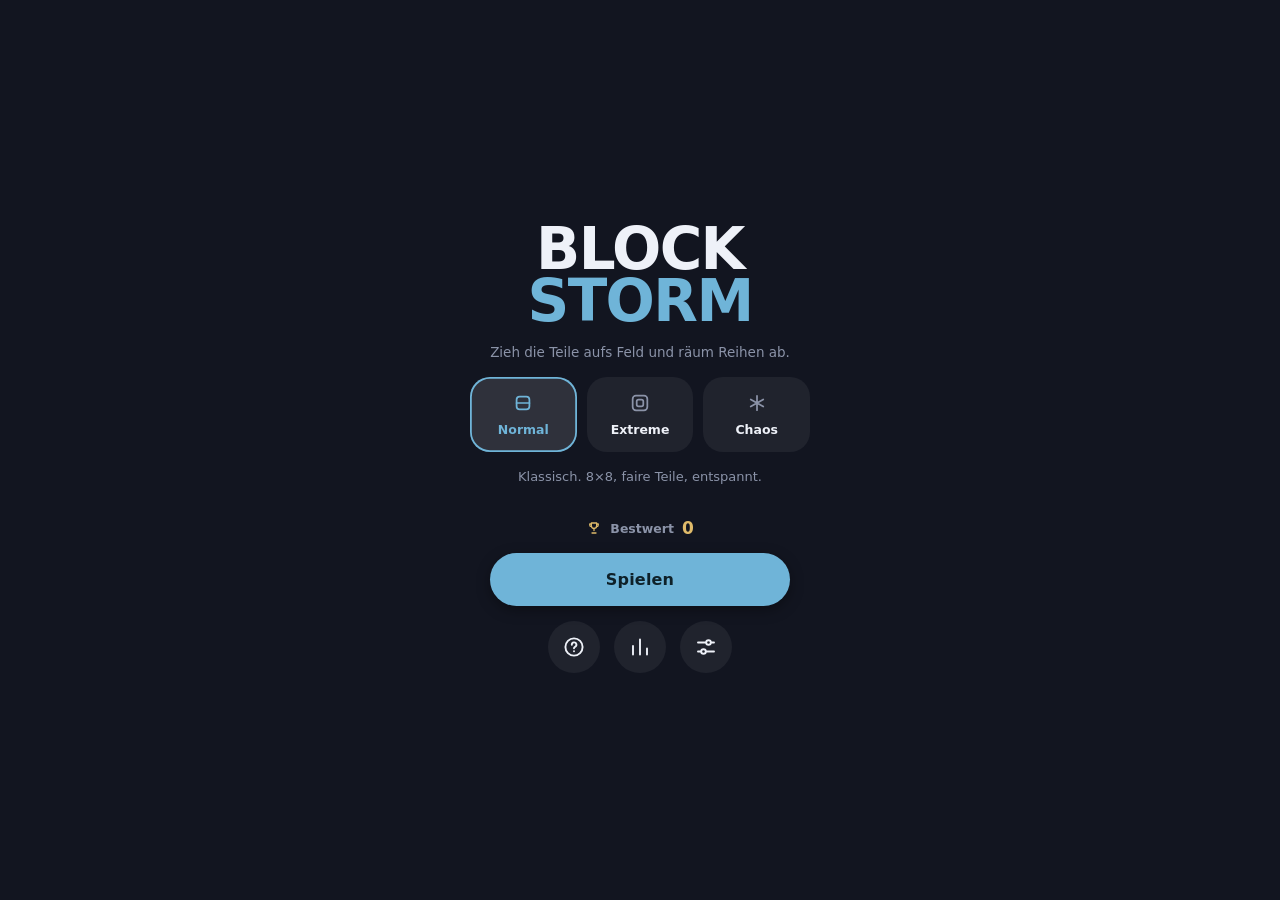
<file: index.html>
<!DOCTYPE html>
<html lang="de">
<head>
<meta charset="utf-8">
<meta name="viewport" content="width=device-width, initial-scale=1, maximum-scale=1, user-scalable=no, viewport-fit=cover">
<meta name="theme-color" content="#121520">
<meta name="apple-mobile-web-app-capable" content="yes">
<meta name="mobile-web-app-capable" content="yes">
<meta name="apple-mobile-web-app-status-bar-style" content="black-translucent">
<meta name="apple-mobile-web-app-title" content="BlockStorm">
<meta name="description" content="BLOCKSTORM — Block-Puzzle mit Normal, Extreme und Chaos. Chain-Combos, Pre-Clear-Glow und sechs Farbwelten.">
<link rel="manifest" href="./manifest.json">
<link rel="apple-touch-icon" href="./apple-touch-icon.png">
<link rel="icon" href="./icon-192.png">
<link rel="stylesheet" href="./style.css">
<title>BLOCKSTORM</title>
</head>
<body>

<div id="app">
  <div id="hud">
    <div class="side">
      <span class="ico gold" data-icon="crown" data-size="17"></span>
      <span id="best" class="num">0</span>
    </div>
    <div id="scoreWrap">
      <div id="score" class="num">0</div>
      <div id="sub"><span>Level <b id="lvl" class="num">1</b></span><span id="modeTag">Normal</span></div>
    </div>
    <div class="side right">
      <button class="icon-btn" id="btnPause" aria-label="Pause"><span class="ico" data-icon="pause"></span></button>
    </div>
  </div>

  <div id="comboBar">
    <div id="comboBadge"><span id="comboTxt">COMBO x2</span></div>
    <div id="comboDots">••</div>
    <div id="comboTrack"><div id="comboFill"></div></div>
    <div id="comboMult" class="num">1.0x</div>
  </div>

  <div id="stage"><canvas id="game"></canvas></div>

  <div id="dock">
    <button class="pw" id="pwHammer">
      <span class="ico" data-icon="hammer" data-size="20"></span><span class="cnt num" id="cHammer">2</span>
    </button>
    <button class="pw" id="pwSwap">
      <span class="ico" data-icon="swap" data-size="20"></span><span class="cnt num" id="cSwap">2</span>
    </button>
  </div>
</div>

<div id="toast"></div>

<!-- ============================ Start ============================ -->
<div class="screen" id="scStart"><div class="sheet">
  <div class="brand"><div class="l1">BLOCK</div><div class="l2">STORM</div></div>
  <div class="hello">Zieh die Teile aufs Feld und räum Reihen ab.</div>

  <div class="modes">
    <button class="mode on" data-mode="normal">
      <span class="ico" data-icon="mNormal" data-size="22"></span><span class="nm">Normal</span>
    </button>
    <button class="mode" data-mode="extreme">
      <span class="ico" data-icon="mExtreme" data-size="22"></span><span class="nm">Extreme</span>
    </button>
    <button class="mode" data-mode="chaos">
      <span class="ico" data-icon="mChaos" data-size="22"></span><span class="nm">Chaos</span>
    </button>
  </div>
  <div id="mDesc">Klassisch. 8×8, faire Teile, entspannt.</div>

  <div class="bestline">
    <span class="ico gold" data-icon="trophy" data-size="16"></span>
    <span>Bestwert</span><b id="sBest" class="num">0</b>
  </div>

  <button class="btn" id="btnPlay">Spielen</button>
  <button class="btn ghost" id="btnResume" style="display:none">Fortsetzen</button>

  <div class="iconrow">
    <button class="icon-btn lg" id="btnRules" aria-label="Regeln"><span class="ico" data-icon="help"></span></button>
    <button class="icon-btn lg" id="btnStats" aria-label="Statistik"><span class="ico" data-icon="chart"></span></button>
    <button class="icon-btn lg" id="btnSettings" aria-label="Einstellungen"><span class="ico" data-icon="sliders"></span></button>
  </div>
</div></div>

<!-- ============================ Rundenende ============================ -->
<div class="screen hide" id="scOver"><div class="sheet">
  <div class="kicker">Runde vorbei · <span id="oMode">Normal</span></div>
  <div class="bigscore num" id="oScore">0</div>
  <div class="newbest" id="oNewBest" style="display:none">
    <span class="ico" data-icon="trophy" data-size="15"></span> Neuer Rekord
  </div>
  <div class="metaline" id="oWord"></div>
  <div class="metaline" id="oMeta"></div>
  <button class="btn" id="btnAgain">Noch eine Runde</button>
  <button class="btn ghost" id="btnHome">Menü</button>
</div></div>

<!-- ============================ Pause ============================ -->
<div class="screen hide" id="scPause"><div class="sheet">
  <div class="kicker">Pause</div>
  <div class="bigscore num" id="pScore">0</div>
  <button class="btn" id="btnContinue">Weiter</button>
  <button class="btn ghost" id="btnPSettings">Einstellungen</button>
  <button class="btn ghost sm" id="btnQuit">Runde aufgeben</button>
</div></div>

<!-- ============================ Statistik ============================ -->
<div class="screen hide" id="scStats"><div class="sheet">
  <div class="kicker">Statistik</div>
  <div class="card">
    <div class="row"><span class="name"><span class="ico" data-icon="mNormal" data-size="17"></span>Best Normal</span><span class="val num" id="tBestN">0</span></div>
    <div class="row"><span class="name"><span class="ico" data-icon="mExtreme" data-size="17"></span>Best Extreme</span><span class="val num" id="tBestE">0</span></div>
    <div class="row"><span class="name"><span class="ico" data-icon="mChaos" data-size="17"></span>Best Chaos</span><span class="val num" id="tBestC">0</span></div>
    <div class="row"><span class="name"><span class="ico" data-icon="repeat" data-size="17"></span>Beste Combo</span><span class="val num" id="tCombo">x0</span></div>
    <div class="row"><span class="name"><span class="ico" data-icon="layers" data-size="17"></span>Beste Kette</span><span class="val num" id="tChain">x0</span></div>
    <div class="row"><span class="name"><span class="ico" data-icon="spark" data-size="17"></span>Perfect Clears</span><span class="val num" id="tPerfect">0</span></div>
    <div class="row"><span class="name"><span class="ico" data-icon="grid" data-size="17"></span>Größtes Feld</span><span class="val num" id="tRings">0</span></div>
    <div class="row"><span class="name"><span class="ico" data-icon="line" data-size="17"></span>Linien gesamt</span><span class="val num" id="tLines">0</span></div>
    <div class="row"><span class="name"><span class="ico" data-icon="play" data-size="17"></span>Runden</span><span class="val num" id="tGames">0</span></div>
  </div>
  <button class="btn" id="btnStatsBack">Zurück</button>
</div></div>

<!-- ============================ Einstellungen ============================ -->
<div class="screen hide" id="scOpt"><div class="sheet">
  <div class="kicker">Einstellungen</div>

  <div class="card">
    <div class="row"><span class="name">Sound</span><div class="sw" id="swSound"></div></div>
    <div class="row"><span class="name">Vibration</span><div class="sw" id="swHaptic"></div></div>
    <div class="row"><span class="name">Effekte</span><div class="sw" id="swFx"></div></div>
    <div class="row"><span class="name">Platzier-Hilfe</span><div class="sw" id="swSnap"></div></div>
    <div class="row"><span class="name">Fast volle Linien zeigen</span><div class="sw" id="swHint"></div></div>
  </div>

  <div class="kicker">Darstellung</div>
  <div id="modeSwitch" class="seg-group">
    <button class="seg" data-val="light">Hell</button>
    <button class="seg" data-val="dark">Dunkel</button>
    <button class="seg" data-val="auto">Automatisch</button>
  </div>
  <div id="modeHint" class="submini">Dunkle Oberfläche</div>

  <div class="kicker">Leistung</div>
  <div id="qualSwitch" class="seg-group">
    <button class="seg" data-val="auto">Auto</button>
    <button class="seg" data-val="hoch">Hoch</button>
    <button class="seg" data-val="mittel">Mittel</button>
    <button class="seg" data-val="niedrig">Spar</button>
  </div>
  <div id="qualHint" class="submini">Passt sich dem Gerät an</div>

  <div class="kicker">Farbwelt</div>
  <div id="themeList"></div>

  <button class="btn" id="btnOptBack">Zurück</button>
  <button class="btn ghost sm" id="btnWipe">Alles zurücksetzen</button>
  <div class="mini">BLOCKSTORM v5</div>
</div></div>

<!-- ============================ Regeln ============================ -->
<div class="screen hide" id="scRules"><div class="sheet">
  <div class="kicker">Regeln</div>
  <div class="doc">
    <h4>Grundregel</h4>
    Teile aus der Ablage aufs Feld ziehen. Volle Reihen und Spalten lösen sich auf. Teile lassen sich nicht drehen. Passt kein Teil mehr, ist die Runde vorbei.

    <h4>Ziehen</h4>
    Das Teil schwebt über dem Finger. Je weiter oben du ziehst, desto weiter hebt es sich ab — so bleibt die Zielzelle immer sichtbar. Sitzt der Finger knapp daneben, rutscht das Teil auf die nächste gültige Position.

    <h4>Pre-Clear-Glow</h4>
    Schwebt das Teil über einer Position, die eine Reihe oder Spalte vollmacht, leuchtet diese Linie sofort hell auf — noch bevor du loslässt.

    <h4>Punkte</h4>
    2 pro gesetztem Block. 1 Linie 100, 2 Linien 300, 3 Linien 600, 4 Linien 1000, je weitere +300. Dazu 5 pro aufgelöster Zelle.

    <h4>Combo</h4>
    Jeder Zug, der auflöst, erhöht die Combo. Multiplikator <b>1 + 0,3 pro Stufe</b> bis x6. Die Combo überlebt zwei Züge ohne Auflösen — erst der dritte setzt sie zurück. Die Punkte neben dem Balken zeigen, wie viel Luft noch bleibt.

    <h4>Kette</h4>
    Sprengt ein Spezialblock weitere Spezialblöcke frei, zündet die nächste Welle mit x1,5, x2, x2,5 …

    <h4>Spezialblöcke</h4>
    <span class="sp">Gem</span> +300 Bonus<br>
    <span class="sp">Star</span> +200 und räumt die komplette Kreuzlinie<br>
    <span class="sp">Bombe</span> +150 und sprengt 3×3<br>
    <span class="sp">x2 Boost</span> verdoppelt die ganze Welle, mehrere stapeln

    <h4>Perfect Clear</h4>
    Feld komplett leer: großer Bonus, die Combo läuft weiter statt abzureißen, der nächste Teilesatz passt besonders gut und es gibt einen Hammer dazu. In Extreme löst sich zusätzlich ein Ring auf.

    <h4>Modus Normal</h4>
    Das klassische 8×8-Feld.

    <h4>Modus Extreme</h4>
    Drei Linien auf einmal oder eine Serie von fünf lösen <b>Overdrive</b> aus: die Kamera zoomt heraus und ein Ring legt sich um das Feld — 8×8 wird 12×12, dann 16×16, maximal 20×20. Fällt eine Linie, die komplett im äußersten Ring liegt, löst sich dieser Ring dauerhaft auf und die Kamera fährt zurück. Das mittlere 8×8 bleibt immer bestehen.

    <h4>Modus Chaos</h4>
    Alle paar Züge ein Zufallsereignis: Bombenlieferung, Wildcard (passt überall, auch über Blöcke), Board-Shuffle, Rainbow-Row (zehn Sekunden doppelte Punkte), Frost-Zelle (drei Züge gesperrt), Mystery-Block (verwandelt sich beim Setzen) oder Double Trouble (vier Teile). Dafür gibt es dauerhaft x1,5 Punkte.

    <h4>Power-ups</h4>
    Der Hammer entfernt einen Block, der Tausch wechselt die restlichen Teile. Nachschub alle 18.000 bzw. 13.000 Punkte.

    <h4>Leistung</h4>
    Unter Einstellungen lässt sich die Effektstufe setzen. Auto misst die Bildrate und schaltet auf schwächeren Geräten selbstständig zurück.
  </div>
  <button class="btn" id="btnRulesBack">Verstanden</button>
</div></div>

<script src="./icons.js"></script>
<script src="./themes.js"></script>
<script src="./animations.js"></script>
<script src="./pieces.js"></script>
<script src="./modes.js"></script>
<script src="./input.js"></script>
<script src="./game.js"></script>
<script>BS.Game.boot();</script>
</body>
</html>
</file>
<file: style.css>
/* ===========================================================================
   BLOCKSTORM — Oberfläche

   Farben kommen als CSS-Variablen aus themes.js und wechseln mit Theme und
   Hell/Dunkel-Modus. Hier stehen nur Form, Abstand und Bewegung.

   Bewegung läuft ausschließlich über transform und opacity, damit der
   Compositor die Arbeit übernimmt und ältere Geräte nicht neu layouten
   müssen. Keine Filter, kein backdrop-filter, keine großen Blur-Radien.
   ========================================================================= */
:root{
  --bg:#121520;
  --bg2:#1c2132;
  --panel:#1c2030;
  --ink:#eef1f8;
  --dim:#8b93a8;
  --acc:#6fb4d8;
  --gold:#e0bb6a;
  --on-acc:#0e2129;
  --soft:rgba(255,255,255,.06);
  --soft-hi:rgba(255,255,255,.12);
  --line:rgba(255,255,255,.07);
  --shadow:rgba(0,0,0,.35);

  --r-sm:12px;
  --r-md:20px;
  --r-lg:26px;
  --r-pill:999px;
  --gap:15px;

  --ease:cubic-bezier(.22,1,.36,1);
  --ease-back:cubic-bezier(.34,1.56,.64,1);
  --safe-t:env(safe-area-inset-top,0px);
  --safe-b:env(safe-area-inset-bottom,0px);
  --f:-apple-system,BlinkMacSystemFont,"Segoe UI",system-ui,Roboto,"Helvetica Neue",Arial,sans-serif;
}
*{box-sizing:border-box;margin:0;padding:0;-webkit-tap-highlight-color:transparent;}
html,body{height:100%;height:100dvh;}
body{
  font-family:var(--f);color:var(--ink);background:var(--bg);
  overflow:hidden;overscroll-behavior:none;touch-action:manipulation;
  user-select:none;-webkit-user-select:none;position:fixed;inset:0;
  height:var(--vvh,100dvh);
  transition:background .35s ease,color .35s ease;
}
button{font-family:inherit;color:inherit;border:0;background:none;cursor:pointer;touch-action:manipulation;}

/* Eigener Zahlenstil: gleiche Ziffernbreite, enger gesetzt, leicht erhöht */
.num{
  font-variant-numeric:tabular-nums lining-nums;
  font-feature-settings:"tnum" 1,"lnum" 1;
  letter-spacing:-.01em;
}

/* Symbole: alle aus icons.js, einheitliche Strichstärke und Ausrichtung */
.ico{display:inline-flex;align-items:center;justify-content:center;color:currentColor;}
.ico svg{display:block;}
.ico.gold{color:var(--gold);}

/* ------------------------------------------------------------------ Layout */
#app{
  position:absolute;inset:0;display:flex;flex-direction:column;
  padding:calc(var(--safe-t) + 8px) 12px calc(var(--safe-b) + 8px);
  transition:opacity .45s ease,transform .45s var(--ease);
}
#app.dimmed{opacity:.45;transform:scale(.985);}

#hud{flex:0 0 auto;display:grid;grid-template-columns:1fr auto 1fr;align-items:center;gap:10px;}
.side{display:flex;align-items:center;gap:6px;font-size:14px;font-weight:700;color:var(--dim);}
.side.right{justify-content:flex-end;}

.icon-btn{
  width:42px;height:42px;border-radius:50%;background:var(--soft);
  display:grid;place-items:center;color:var(--ink);
  transition:transform .18s var(--ease-back),background .22s;
}
.icon-btn:active{transform:scale(.88);background:var(--soft-hi);}
.icon-btn.lg{width:52px;height:52px;}

#scoreWrap{text-align:center;line-height:1;}
#score{
  font-size:clamp(34px,10.5vw,52px);font-weight:700;letter-spacing:-1px;
  transition:transform .26s var(--ease-back),color .26s ease;
  will-change:auto;
}
#score.bump{transform:scale(1.055);}
#score.big{transform:scale(1.14);color:var(--gold);}
#sub{margin-top:7px;font-size:11px;font-weight:600;letter-spacing:.5px;color:var(--dim);
  display:flex;gap:9px;justify-content:center;align-items:center;}
#sub b{color:var(--acc);}
#modeTag{color:var(--gold);}

/* ------------------------------------------------------------------- Combo
   Solange eine Serie läuft, wippt das Abzeichen durchgehend. Tempo und
   Ausschlag steigen mit der Serie, gesteuert über zwei Variablen. */
#comboBar{
  flex:0 0 auto;height:26px;margin:7px 2px 0;display:flex;align-items:center;gap:9px;
  opacity:0;transform:translateY(-4px);
  transition:opacity .28s ease,transform .28s var(--ease);
}
#comboBar.on{opacity:1;transform:none;}
#comboBadge{
  --wob:5deg; --spd:1.5s;
  padding:4px 11px;border-radius:var(--r-pill);
  background:var(--soft-hi);
  font-size:11px;font-weight:800;letter-spacing:.4px;color:var(--acc);
  white-space:nowrap;transform-origin:50% 60%;
}
#comboBar.on #comboBadge{animation:wobble var(--spd) ease-in-out infinite;}
#comboBar.hot #comboBadge{color:var(--gold);animation:wobble var(--spd) ease-in-out infinite,heat 1.1s ease-in-out infinite;}
@keyframes wobble{
  0%,100%{transform:rotate(calc(var(--wob) * -1)) translateY(0);}
  50%{transform:rotate(var(--wob)) translateY(-1px);}
}
@keyframes heat{
  0%,100%{background:var(--soft-hi);}
  50%{background:color-mix(in srgb,var(--gold) 26%,transparent);}
}
#comboDots{font-size:14px;color:var(--gold);letter-spacing:2px;min-width:22px;}
#comboTrack{flex:1;height:5px;border-radius:var(--r-pill);background:var(--soft);overflow:hidden;}
#comboFill{height:100%;width:0;border-radius:var(--r-pill);background:var(--acc);
  transform-origin:left center;transition:width .45s var(--ease),background .5s;}
#comboMult{font-size:11.5px;font-weight:800;color:var(--gold);min-width:34px;text-align:right;}

#stage{flex:1 1 auto;position:relative;min-height:0;}
#game{position:absolute;inset:0;width:100%;height:100%;touch-action:none;display:block;}

#dock{flex:0 0 auto;display:flex;justify-content:center;gap:10px;padding-top:6px;}
.pw{
  min-width:96px;height:50px;padding:0 18px;border-radius:var(--r-pill);background:var(--soft);
  display:flex;align-items:center;justify-content:center;gap:9px;font-size:14px;font-weight:700;
  color:var(--ink);
  transition:transform .18s var(--ease-back),background .22s,box-shadow .22s,opacity .22s;
}
.pw:active{transform:scale(.93);}
.pw .cnt{color:var(--gold);}
.pw.active{background:var(--soft-hi);box-shadow:inset 0 0 0 1.6px var(--acc);}
.pw.empty{opacity:.34;}

/* ---------------------------------------------------------------- Overlays
   Scroll-Fix: der Bildschirm selbst scrollt, die Bühne darin zentriert über
   margin:auto. Mit justify-content:center wäre der obere Rand bei langem
   Inhalt nicht erreichbar. */
.screen{
  position:absolute;inset:0;z-index:20;
  display:block;overflow-y:auto;overflow-x:hidden;
  -webkit-overflow-scrolling:touch;overscroll-behavior:contain;
  background:var(--bg);
  transition:opacity .3s ease;
}
.screen.hide{opacity:0;pointer-events:none;}
.sheet{
  min-height:100%;
  display:flex;flex-direction:column;align-items:center;justify-content:center;
  gap:var(--gap);text-align:center;
  padding:calc(var(--safe-t) + 26px) 24px calc(var(--safe-b) + 30px);
  margin:0 auto;max-width:520px;
}
.sheet > *{flex:0 0 auto;}

.brand{line-height:.9;}
.brand .l1{font-size:clamp(38px,12vw,58px);font-weight:700;letter-spacing:-1.6px;color:var(--ink);}
.brand .l2{font-size:clamp(38px,12vw,58px);font-weight:700;letter-spacing:-1.6px;color:var(--acc);}
.hello{font-size:13.5px;color:var(--dim);font-weight:500;max-width:300px;line-height:1.5;}
.kicker{font-size:12.5px;font-weight:700;letter-spacing:1.4px;color:var(--dim);}
.bestline{display:flex;align-items:center;gap:8px;font-size:12.5px;font-weight:600;color:var(--dim);}
.bestline b{color:var(--gold);font-size:17px;font-weight:700;}

.btn{
  width:min(300px,80vw);padding:17px;border-radius:var(--r-pill);
  font-size:16px;font-weight:700;letter-spacing:.2px;
  background:var(--acc);color:var(--on-acc);
  box-shadow:0 4px 14px var(--shadow);
  transition:transform .18s var(--ease-back),filter .2s,box-shadow .2s;
}
.btn:active{transform:scale(.955);filter:brightness(.94);box-shadow:0 1px 5px var(--shadow);}
.btn.ghost{background:var(--soft);color:var(--ink);box-shadow:none;}
.btn.sm{width:auto;padding:13px 26px;font-size:14px;}

.iconrow{display:flex;gap:14px;}

/* ------------------------------------------------------------ Modus-Auswahl */
.modes{display:flex;gap:10px;width:min(340px,88vw);}
.mode{
  flex:1;padding:15px 8px;border-radius:var(--r-md);background:var(--soft);
  display:flex;flex-direction:column;align-items:center;gap:8px;color:var(--dim);
  transition:transform .18s var(--ease-back),background .22s,box-shadow .22s,color .22s;
}
.mode:active{transform:scale(.94);}
.mode.on{background:var(--soft-hi);box-shadow:inset 0 0 0 1.8px var(--acc);color:var(--acc);}
.mode .nm{font-size:12.5px;font-weight:700;color:var(--ink);}
.mode.on .nm{color:var(--acc);}
#mDesc{font-size:13px;color:var(--dim);line-height:1.5;max-width:min(330px,86vw);min-height:36px;}

/* ------------------------------------------------------- Segment-Umschalter */
.seg-group{
  display:flex;gap:4px;padding:4px;border-radius:var(--r-pill);background:var(--soft);
  width:min(330px,86vw);
}
.seg{
  flex:1;padding:11px 4px;border-radius:var(--r-pill);
  font-size:13px;font-weight:600;color:var(--dim);
  transition:background .22s,color .22s,transform .18s var(--ease-back);
}
.seg:active{transform:scale(.94);}
.seg.on{background:var(--acc);color:var(--on-acc);font-weight:700;}
.submini{font-size:11.5px;color:var(--dim);margin-top:-9px;}

/* -------------------------------------------------------------------- Karten */
.card{
  width:min(330px,86vw);background:var(--panel);border-radius:var(--r-lg);padding:4px 18px;
  box-shadow:0 3px 12px var(--shadow);
}
.row{display:flex;align-items:center;justify-content:space-between;gap:14px;
  padding:14px 0;border-bottom:1px solid var(--line);}
.row:last-child{border-bottom:0;}
.row .name{display:flex;align-items:center;gap:10px;font-size:14.5px;font-weight:600;text-align:left;}
.row .name .ico{color:var(--dim);}
.row .val{font-size:15px;font-weight:700;color:var(--gold);}
.sw{
  width:48px;height:28px;border-radius:var(--r-pill);background:var(--soft-hi);
  position:relative;transition:background .22s;flex:0 0 auto;
}
.sw::after{
  content:"";position:absolute;top:3px;left:3px;width:22px;height:22px;border-radius:50%;
  background:#fff;box-shadow:0 1px 3px rgba(0,0,0,.25);
  transition:transform .24s var(--ease-back);
}
.sw.on{background:var(--acc);}
.sw.on::after{transform:translateX(20px);}

/* --------------------------------------------------------------- Theme-Liste */
#themeList{width:min(330px,86vw);display:flex;flex-direction:column;gap:8px;}
.theme{
  display:flex;align-items:center;justify-content:space-between;gap:12px;
  padding:12px 14px;border-radius:var(--r-md);background:var(--soft);
  transition:transform .18s var(--ease-back),background .22s,box-shadow .22s;
}
.theme:active{transform:scale(.975);}
.theme.on{background:var(--soft-hi);box-shadow:inset 0 0 0 1.8px var(--acc);}
.tinfo{display:flex;flex-direction:column;align-items:flex-start;gap:2px;}
.theme .tn{font-size:14.5px;font-weight:600;}
.theme.on .tn{color:var(--acc);}
.theme .th{font-size:11px;color:var(--dim);font-weight:500;}
.swatches{display:flex;gap:3px;padding:6px;border-radius:var(--r-sm);}
.swatches i{width:12px;height:12px;border-radius:4px;display:block;}

.bigscore{font-size:clamp(44px,14vw,62px);font-weight:700;letter-spacing:-1.4px;color:var(--gold);line-height:1;}
.newbest{display:flex;align-items:center;gap:7px;font-size:12.5px;font-weight:700;color:var(--acc);}
.metaline{font-size:13px;color:var(--dim);font-weight:500;line-height:1.5;max-width:300px;}

.doc{
  width:min(340px,88vw);text-align:left;font-size:13.5px;line-height:1.75;color:var(--dim);
}
.doc h4{color:var(--ink);font-size:13.5px;letter-spacing:.2px;margin:18px 0 6px;font-weight:700;}
.doc h4:first-child{margin-top:0;}
.doc b{color:var(--ink);}
.doc .sp{color:var(--gold);font-weight:700;}

#toast{
  position:absolute;left:50%;bottom:calc(var(--safe-b) + 80px);
  transform:translate(-50%,10px);z-index:30;
  background:var(--panel);color:var(--ink);padding:11px 18px;border-radius:var(--r-pill);
  font-size:12.5px;font-weight:600;opacity:0;box-shadow:0 3px 14px var(--shadow);
  transition:opacity .28s,transform .28s var(--ease);
  pointer-events:none;white-space:nowrap;max-width:92vw;overflow:hidden;text-overflow:ellipsis;
}
#toast.on{opacity:1;transform:translate(-50%,0);}
.mini{font-size:11px;color:var(--dim);letter-spacing:.4px;}

/* Im Hellmodus brauchen weiße Flächen etwas mehr Kontur */
body.light .card,body.light #toast{border:1px solid var(--line);}
body.light .sw::after{box-shadow:0 1px 3px rgba(40,50,70,.3);}

/* Wer Bewegung reduziert haben will, bekommt keine Dauerschleifen */
@media (prefers-reduced-motion: reduce){
  #comboBar.on #comboBadge,#comboBar.hot #comboBadge{animation:none;}
  *{transition-duration:.01ms !important;}
}
</file>
